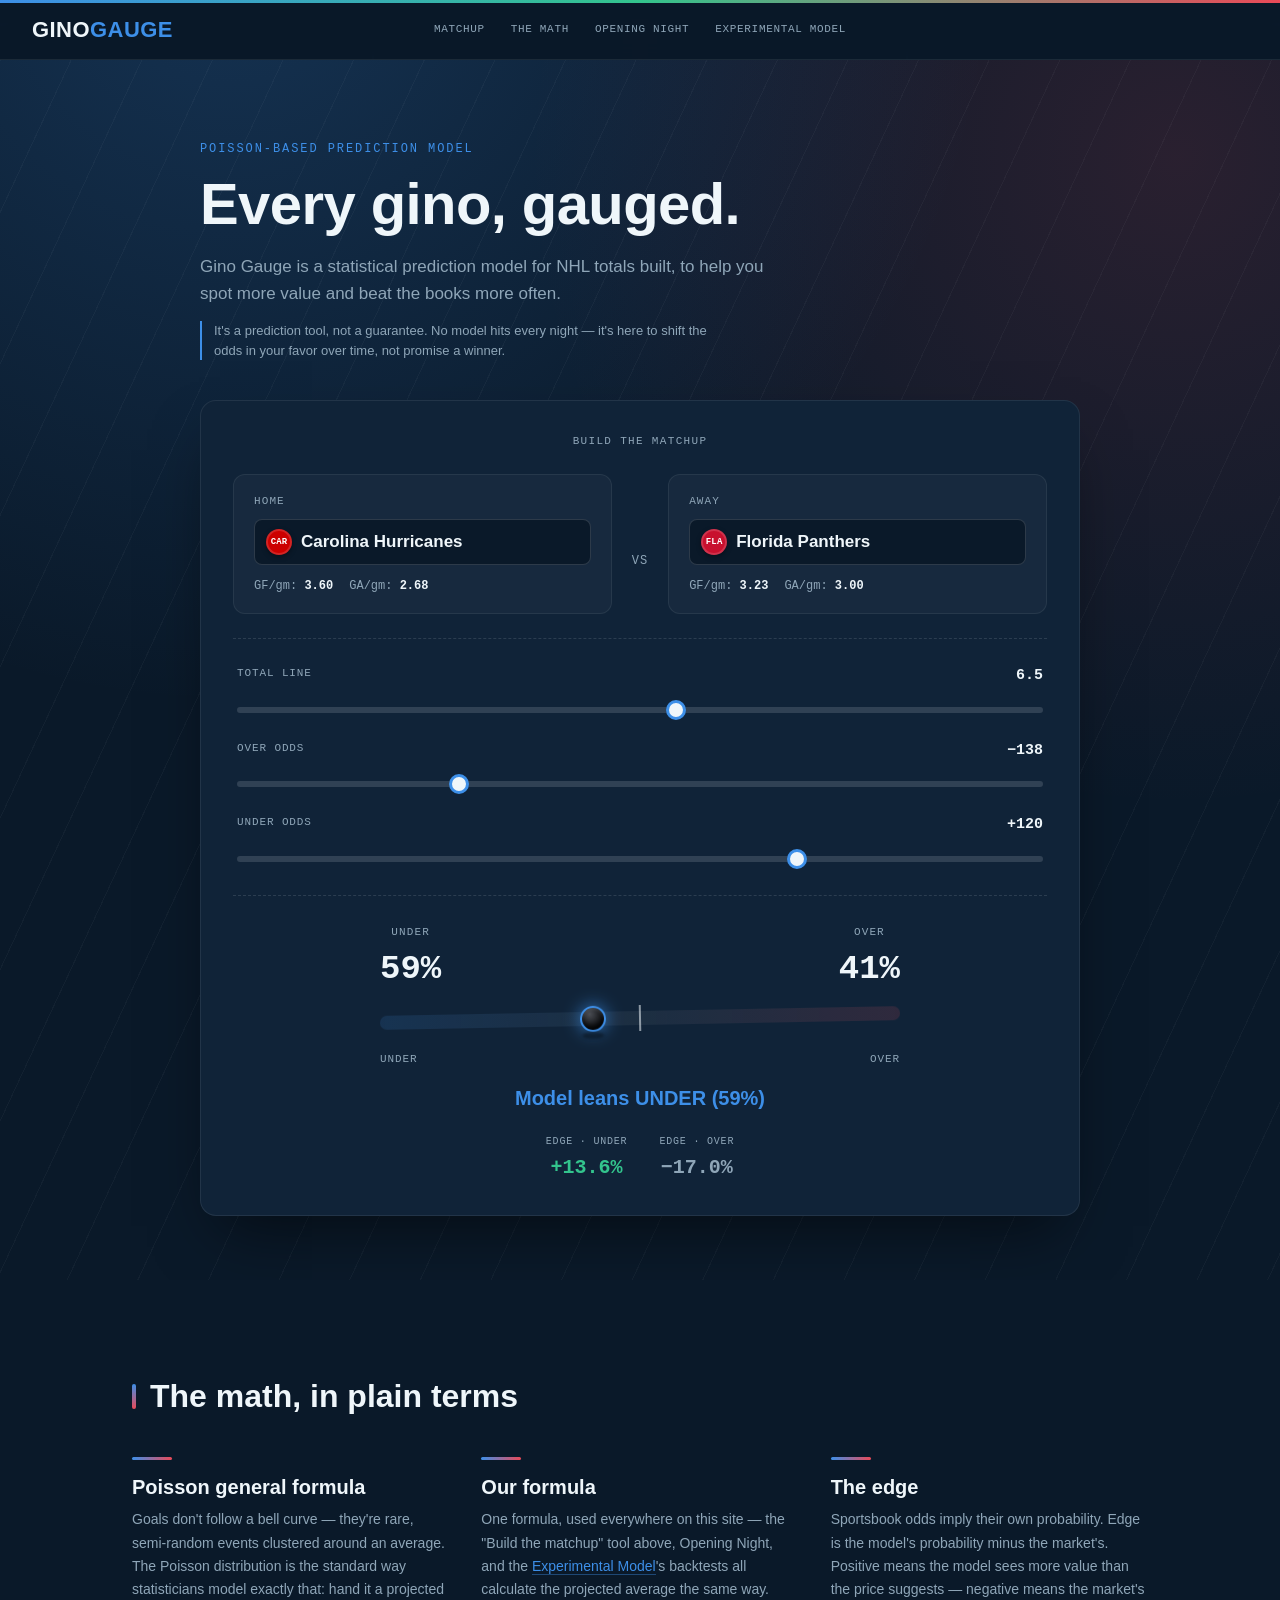
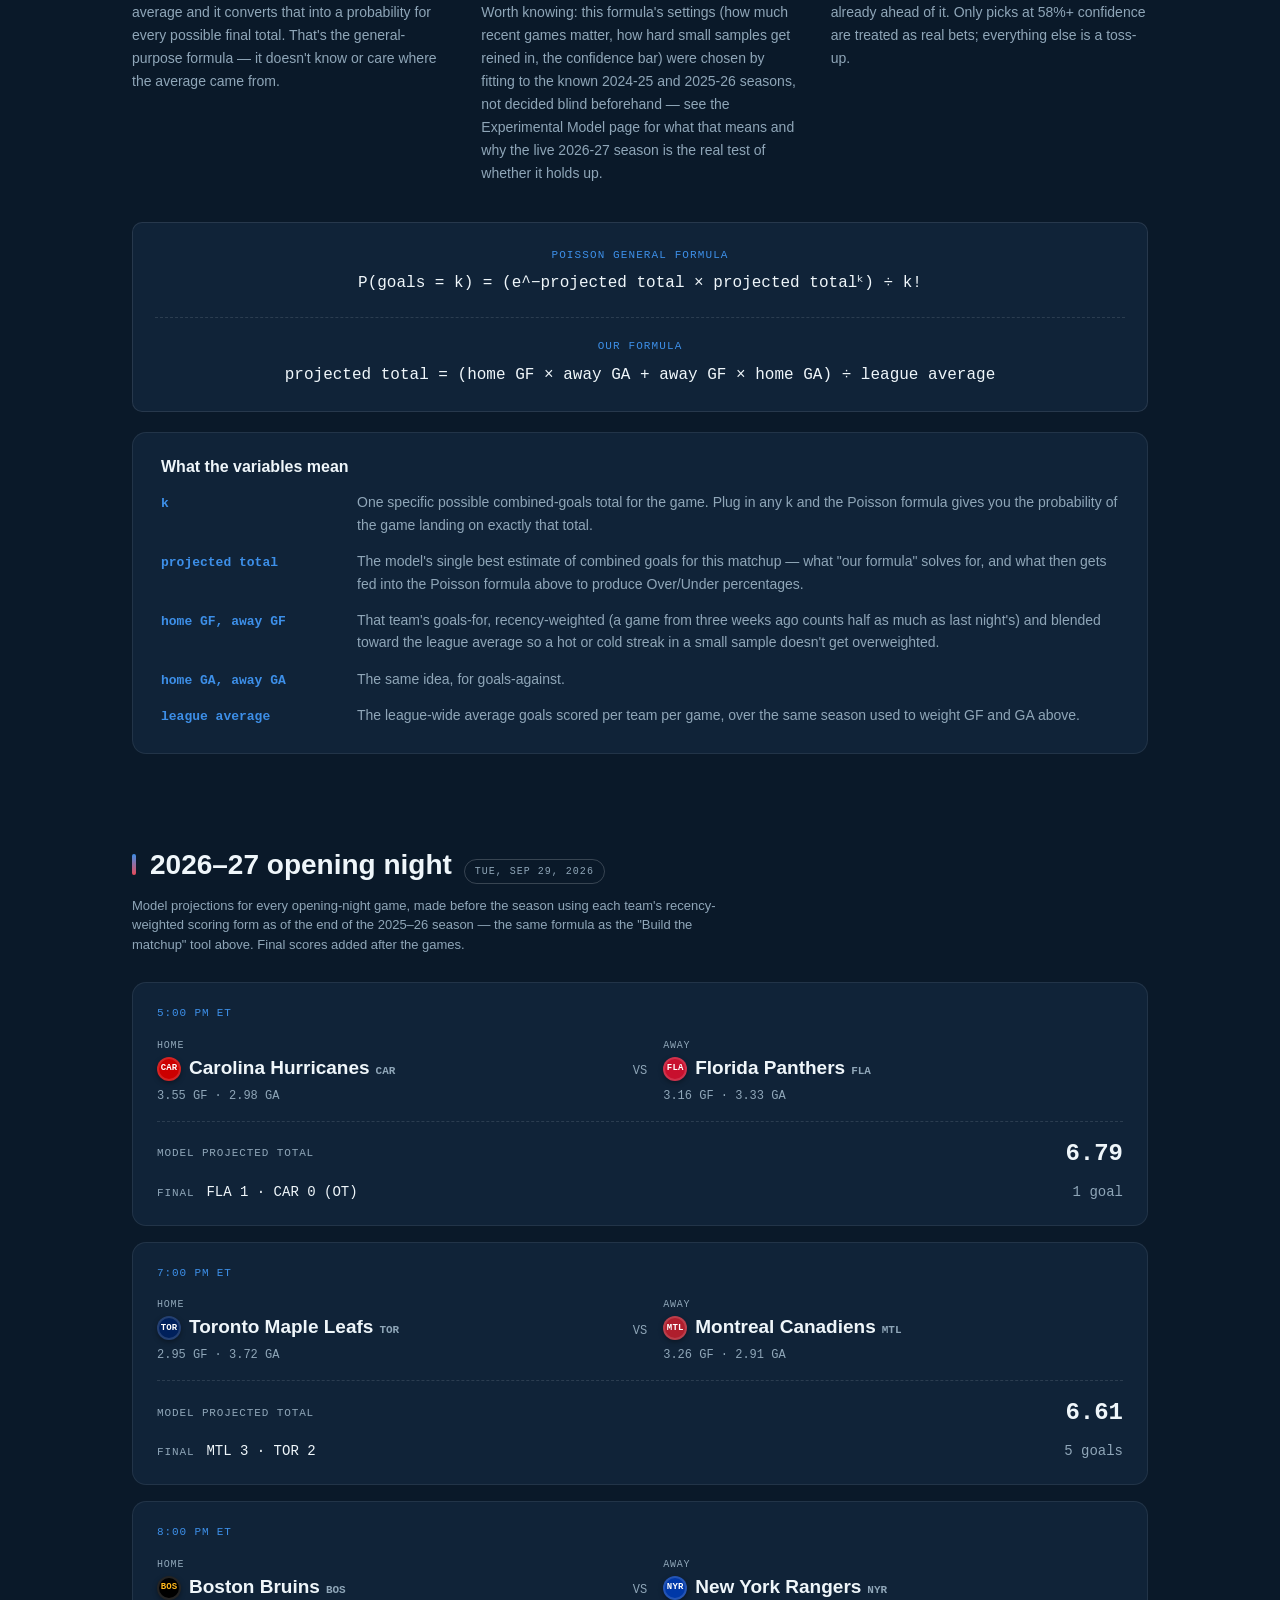
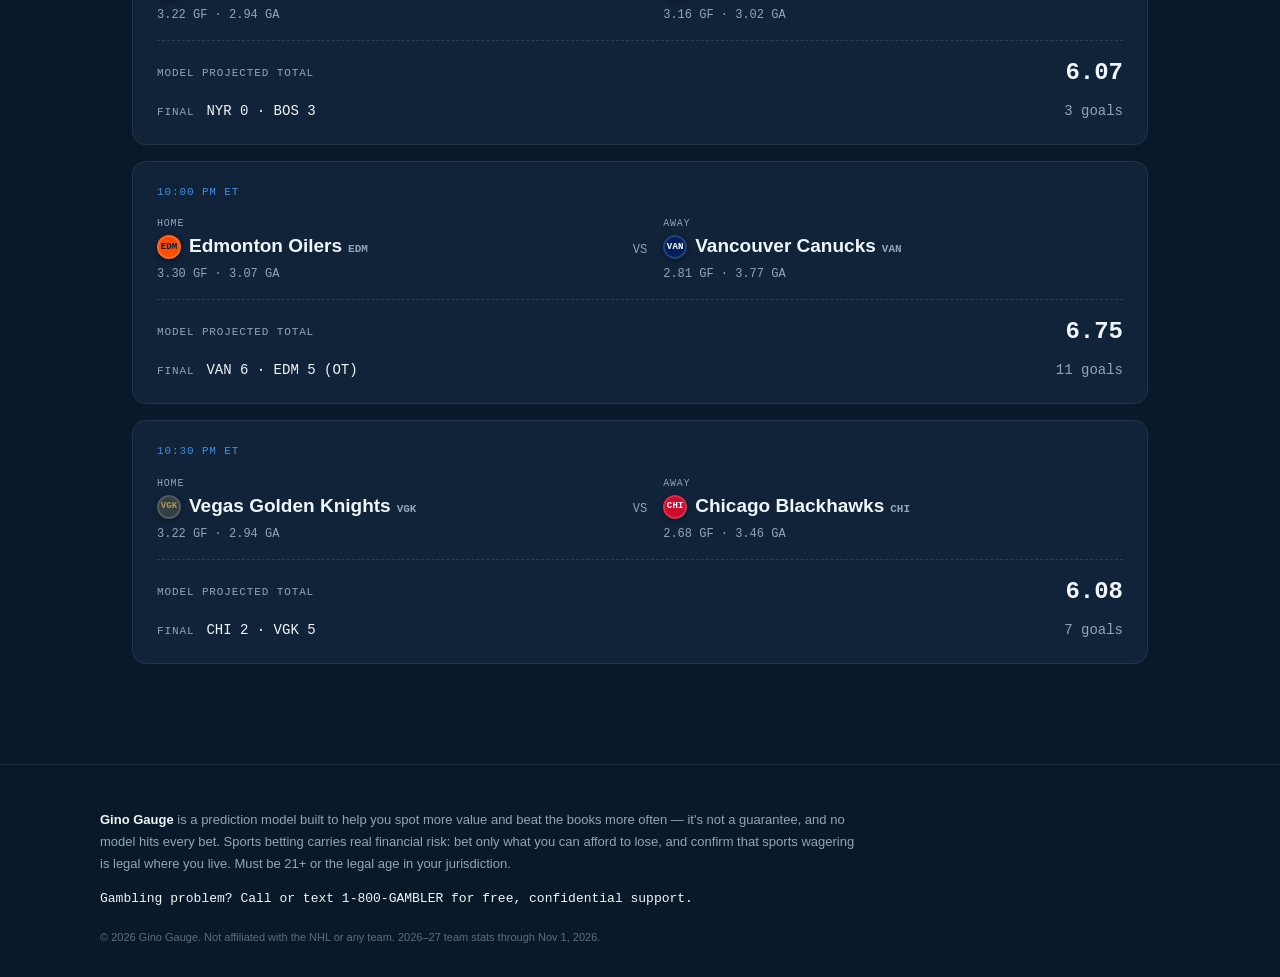
<file: index.html>
<!DOCTYPE html>
<html lang="en">
<head>
<meta charset="UTF-8">
<meta name="viewport" content="width=device-width, initial-scale=1.0">
<meta name="theme-color" content="#0A1929">
<meta name="color-scheme" content="dark">
<title>Gino Gauge — NHL Prediction Model</title>
<meta name="description" content="A Poisson-based prediction model built to help NHL bettors find more value and beat the books — not a guarantee, just better odds.">
<link rel="icon" href="data:image/svg+xml,<svg xmlns=%22http://www.w3.org/2000/svg%22 viewBox=%220 0 100 100%22><text y=%22.9em%22 font-size=%2290%22>🏒</text></svg>">
<link rel="stylesheet" href="styles.css">
</head>
<body>

<header class="nav">
  <div class="nav-wordmark">GINO<span>GAUGE</span></div>
  <nav class="nav-links">
    <a href="#builder">Matchup</a>
    <a href="#math">The Math</a>
    <a href="#openers">Opening Night</a>
    <a href="experimental-model.html">Experimental Model</a>
  </nav>
</header>

<main>
  <section class="hero" id="builder">
    <div class="hero-inner">
      <p class="eyebrow">Poisson-based prediction model</p>
      <h1 class="hero-title">Every gino, gauged.</h1>
      <p class="hero-sub">Gino Gauge is a statistical prediction model for NHL totals built, to help you spot more value and beat the books more often.</p>
      <p class="hero-note">It's a prediction tool, not a guarantee. No model hits every night — it's here to shift the odds in your favor over time, not promise a winner.</p>

      <div class="predictor-card">
        <p class="card-label">Build the matchup</p>

        <div class="predictor-teams">
          <div class="team-panel">
            <span class="team-panel-label">Home</span>
            <div class="team-combo">
              <label class="sr-only" for="homeInput">Home team</label>
              <span class="team-badge team-badge-input" id="homeBadge"></span>
              <input type="text" id="homeInput" class="team-combo-input" placeholder="Type or select a team..." autocomplete="off" role="combobox" aria-expanded="false">
              <div class="team-combo-list" id="homeList" role="listbox"></div>
            </div>
            <div class="team-stats-display">
              <span>GF/gm: <strong id="homeGF">—</strong></span>
              <span>GA/gm: <strong id="homeGA">—</strong></span>
            </div>
          </div>

          <div class="vs-divider">VS</div>

          <div class="team-panel">
            <span class="team-panel-label">Away</span>
            <div class="team-combo">
              <label class="sr-only" for="awayInput">Away team</label>
              <span class="team-badge team-badge-input" id="awayBadge"></span>
              <input type="text" id="awayInput" class="team-combo-input" placeholder="Type or select a team..." autocomplete="off" role="combobox" aria-expanded="false">
              <div class="team-combo-list" id="awayList" role="listbox"></div>
            </div>
            <div class="team-stats-display">
              <span>GF/gm: <strong id="awayGF">—</strong></span>
              <span>GA/gm: <strong id="awayGA">—</strong></span>
            </div>
          </div>
        </div>

        <div class="slider-group">
          <div class="slider-field">
            <div class="slider-label-row"><label for="lineSlider">Total line</label><span class="slider-value" id="lineValue">6.5</span></div>
            <input type="range" id="lineSlider" min="3.5" max="9" step="0.5" value="6.5">
          </div>
          <div class="slider-field">
            <div class="slider-label-row"><label for="overOddsSlider">Over odds</label><span class="slider-value" id="overOddsValue">−138</span></div>
            <input type="range" id="overOddsSlider" min="-300" max="300" step="1" value="-138">
          </div>
          <div class="slider-field">
            <div class="slider-label-row"><label for="underOddsSlider">Under odds</label><span class="slider-value" id="underOddsValue">+120</span></div>
            <input type="range" id="underOddsSlider" min="-300" max="300" step="1" value="120">
          </div>
        </div>

        <div class="meter-numbers">
          <div><span class="meter-stat-label">Under</span><span class="meter-stat-value" id="pctUnder">—</span></div>
          <div><span class="meter-stat-label">Over</span><span class="meter-stat-value" id="pctOver">—</span></div>
        </div>
        <div class="meter" id="meterTrack">
          <div class="meter-ice-shine"></div>
          <div class="meter-center-tick"></div>
          <div class="meter-marker" id="meterMarker"><div class="meter-marker-shadow"></div></div>
        </div>
        <div class="meter-labels"><span>Under</span><span>Over</span></div>
        <p class="lean-readout" id="leanReadout">—</p>
        <div class="edge-row">
          <div class="edge-item"><span class="edge-label">Edge · Under</span><span class="edge-value" id="edgeUnder">—</span></div>
          <div class="edge-item"><span class="edge-label">Edge · Over</span><span class="edge-value" id="edgeOver">—</span></div>
        </div>
      </div>
    </div>
  </section>

  <section class="math-section reveal" id="math">
    <h2 class="section-title title-accent">The math, in plain terms</h2>
    <div class="math-grid">
      <div class="math-card">
        <p class="math-card-title">Poisson general formula</p>
        <p class="math-card-body">Goals don't follow a bell curve — they're rare, semi-random events clustered around an average. The Poisson distribution is the standard way statisticians model exactly that: hand it a projected average and it converts that into a probability for every possible final total. That's the general-purpose formula — it doesn't know or care where the average came from.</p>
      </div>
      <div class="math-card">
        <p class="math-card-title">Our formula</p>
        <p class="math-card-body">One formula, used everywhere on this site — the "Build the matchup" tool above, Opening Night, and the <a href="experimental-model.html">Experimental Model</a>'s backtests all calculate the projected average the same way. Worth knowing: this formula's settings (how much recent games matter, how hard small samples get reined in, the confidence bar) were chosen by fitting to the known 2024-25 and 2025-26 seasons, not decided blind beforehand — see the Experimental Model page for what that means and why the live 2026-27 season is the real test of whether it holds up.</p>
      </div>
      <div class="math-card">
        <p class="math-card-title">The edge</p>
        <p class="math-card-body">Sportsbook odds imply their own probability. Edge is the model's probability minus the market's. Positive means the model sees more value than the price suggests — negative means the market's already ahead of it. Only picks at 58%+ confidence are treated as real bets; everything else is a toss-up.</p>
      </div>
    </div>
    <div class="formula-box">
      <div class="formula-box-title">Poisson general formula</div>
      P(goals = k) = (e^−projected total × projected totalᵏ) ÷ k!
      <div class="formula-box-title formula-box-title-secondary">Our formula</div>
      projected total = (home GF × away GA + away GF × home GA) ÷ league average
    </div>
    <div class="math-defs">
      <h3 class="math-defs-title">What the variables mean</h3>
      <dl>
        <div class="math-def-row"><dt>k</dt><dd>One specific possible combined-goals total for the game. Plug in any k and the Poisson formula gives you the probability of the game landing on exactly that total.</dd></div>
        <div class="math-def-row"><dt>projected total</dt><dd>The model's single best estimate of combined goals for this matchup — what "our formula" solves for, and what then gets fed into the Poisson formula above to produce Over/Under percentages.</dd></div>
        <div class="math-def-row"><dt>home GF, away GF</dt><dd>That team's goals-for, recency-weighted (a game from three weeks ago counts half as much as last night's) and blended toward the league average so a hot or cold streak in a small sample doesn't get overweighted.</dd></div>
        <div class="math-def-row"><dt>home GA, away GA</dt><dd>The same idea, for goals-against.</dd></div>
        <div class="math-def-row"><dt>league average</dt><dd>The league-wide average goals scored per team per game, over the same season used to weight GF and GA above.</dd></div>
      </dl>
    </div>
  </section>

  <section class="openers reveal" id="openers">
    <div class="section-header"><h2 class="title-accent">2026–27 opening night</h2><span class="data-badge">Tue, Sep 29, 2026</span></div>
    <p class="section-note">Model projections for every opening-night game, made before the season using each team's recency-weighted scoring form as of the end of the 2025–26 season — the same formula as the "Build the matchup" tool above. Final scores added after the games.</p>
    <div class="opener-list">
      <div class="opener-card">
        <div class="opener-date">5:00 PM ET</div>
        <div class="opener-matchup">
          <div class="opener-team"><span class="opener-team-tag">Home</span><span class="opener-team-name"><span class="team-badge team-badge-opener" style="background:#CC0000;color:#FFFFFF">CAR</span>Carolina Hurricanes<span class="opener-team-abbr">CAR</span></span><span class="opener-team-stats">3.55 GF · 2.98 GA</span></div>
          <div class="opener-vs">VS</div>
          <div class="opener-team"><span class="opener-team-tag">Away</span><span class="opener-team-name"><span class="team-badge team-badge-opener" style="background:#C8102E;color:#FFFFFF">FLA</span>Florida Panthers<span class="opener-team-abbr">FLA</span></span><span class="opener-team-stats">3.16 GF · 3.33 GA</span></div>
        </div>
        <div class="opener-projection"><span class="opener-projection-label">Model projected total</span><span class="opener-projection-value">6.79</span></div>
        <div class="opener-final"><span class="opener-projection-label">Final</span><span class="opener-final-score">FLA 1 · CAR 0 (OT)</span><span class="opener-final-total">1 goal</span></div>
      </div>
      <div class="opener-card">
        <div class="opener-date">7:00 PM ET</div>
        <div class="opener-matchup">
          <div class="opener-team"><span class="opener-team-tag">Home</span><span class="opener-team-name"><span class="team-badge team-badge-opener" style="background:#00205B;color:#FFFFFF">TOR</span>Toronto Maple Leafs<span class="opener-team-abbr">TOR</span></span><span class="opener-team-stats">2.95 GF · 3.72 GA</span></div>
          <div class="opener-vs">VS</div>
          <div class="opener-team"><span class="opener-team-tag">Away</span><span class="opener-team-name"><span class="team-badge team-badge-opener" style="background:#AF1E2D;color:#FFFFFF">MTL</span>Montreal Canadiens<span class="opener-team-abbr">MTL</span></span><span class="opener-team-stats">3.26 GF · 2.91 GA</span></div>
        </div>
        <div class="opener-projection"><span class="opener-projection-label">Model projected total</span><span class="opener-projection-value">6.61</span></div>
        <div class="opener-final"><span class="opener-projection-label">Final</span><span class="opener-final-score">MTL 3 · TOR 2</span><span class="opener-final-total">5 goals</span></div>
      </div>
      <div class="opener-card">
        <div class="opener-date">8:00 PM ET</div>
        <div class="opener-matchup">
          <div class="opener-team"><span class="opener-team-tag">Home</span><span class="opener-team-name"><span class="team-badge team-badge-opener" style="background:#000000;color:#FFB81C">BOS</span>Boston Bruins<span class="opener-team-abbr">BOS</span></span><span class="opener-team-stats">3.22 GF · 2.94 GA</span></div>
          <div class="opener-vs">VS</div>
          <div class="opener-team"><span class="opener-team-tag">Away</span><span class="opener-team-name"><span class="team-badge team-badge-opener" style="background:#0038A8;color:#FFFFFF">NYR</span>New York Rangers<span class="opener-team-abbr">NYR</span></span><span class="opener-team-stats">3.16 GF · 3.02 GA</span></div>
        </div>
        <div class="opener-projection"><span class="opener-projection-label">Model projected total</span><span class="opener-projection-value">6.07</span></div>
        <div class="opener-final"><span class="opener-projection-label">Final</span><span class="opener-final-score">NYR 0 · BOS 3</span><span class="opener-final-total">3 goals</span></div>
      </div>
      <div class="opener-card">
        <div class="opener-date">10:00 PM ET</div>
        <div class="opener-matchup">
          <div class="opener-team"><span class="opener-team-tag">Home</span><span class="opener-team-name"><span class="team-badge team-badge-opener" style="background:#FF4C00;color:#041E42">EDM</span>Edmonton Oilers<span class="opener-team-abbr">EDM</span></span><span class="opener-team-stats">3.30 GF · 3.07 GA</span></div>
          <div class="opener-vs">VS</div>
          <div class="opener-team"><span class="opener-team-tag">Away</span><span class="opener-team-name"><span class="team-badge team-badge-opener" style="background:#00205B;color:#FFFFFF">VAN</span>Vancouver Canucks<span class="opener-team-abbr">VAN</span></span><span class="opener-team-stats">2.81 GF · 3.77 GA</span></div>
        </div>
        <div class="opener-projection"><span class="opener-projection-label">Model projected total</span><span class="opener-projection-value">6.75</span></div>
        <div class="opener-final"><span class="opener-projection-label">Final</span><span class="opener-final-score">VAN 6 · EDM 5 (OT)</span><span class="opener-final-total">11 goals</span></div>
      </div>
      <div class="opener-card">
        <div class="opener-date">10:30 PM ET</div>
        <div class="opener-matchup">
          <div class="opener-team"><span class="opener-team-tag">Home</span><span class="opener-team-name"><span class="team-badge team-badge-opener" style="background:#333F42;color:#B4975A">VGK</span>Vegas Golden Knights<span class="opener-team-abbr">VGK</span></span><span class="opener-team-stats">3.22 GF · 2.94 GA</span></div>
          <div class="opener-vs">VS</div>
          <div class="opener-team"><span class="opener-team-tag">Away</span><span class="opener-team-name"><span class="team-badge team-badge-opener" style="background:#CF0A2C;color:#FFFFFF">CHI</span>Chicago Blackhawks<span class="opener-team-abbr">CHI</span></span><span class="opener-team-stats">2.68 GF · 3.46 GA</span></div>
        </div>
        <div class="opener-projection"><span class="opener-projection-label">Model projected total</span><span class="opener-projection-value">6.08</span></div>
        <div class="opener-final"><span class="opener-projection-label">Final</span><span class="opener-final-score">CHI 2 · VGK 5</span><span class="opener-final-total">7 goals</span></div>
      </div>
    </div>
  </section>
</main>

<footer>
  <div class="footer-inner">
    <p class="disclaimer"><strong>Gino Gauge</strong> is a prediction model built to help you spot more value and beat the books more often — it's not a guarantee, and no model hits every bet. Sports betting carries real financial risk: bet only what you can afford to lose, and confirm that sports wagering is legal where you live. Must be 21+ or the legal age in your jurisdiction.</p>
    <p class="helpline">Gambling problem? Call or text 1-800-GAMBLER for free, confidential support.</p>
    <p class="fine-print">© 2026 Gino Gauge. Not affiliated with the NHL or any team. 2026–27 team stats through Nov 1, 2026.</p>
  </div>
</footer>

<script>
  var TEAMS = [
    {abbr:'ANA',city:'Anaheim',name:'Ducks',full:'Anaheim Ducks',gf:3.397,ga:3.5402,bg:'#F47A38',fg:'#000000'},
    {abbr:'BOS',city:'Boston',name:'Bruins',full:'Boston Bruins',gf:3.4258,ga:2.8479,bg:'#000000',fg:'#FFB81C'},
    {abbr:'BUF',city:'Buffalo',name:'Sabres',full:'Buffalo Sabres',gf:3.1682,ga:3.3058,bg:'#002654',fg:'#FCB514'},
    {abbr:'CGY',city:'Calgary',name:'Flames',full:'Calgary Flames',gf:2.958,ga:3.3569,bg:'#C8102E',fg:'#FFFFFF'},
    {abbr:'CAR',city:'Carolina',name:'Hurricanes',full:'Carolina Hurricanes',gf:3.6044,ga:2.6817,bg:'#CC0000',fg:'#FFFFFF'},
    {abbr:'CHI',city:'Chicago',name:'Blackhawks',full:'Chicago Blackhawks',gf:2.7385,ga:3.438,bg:'#CF0A2C',fg:'#FFFFFF'},
    {abbr:'COL',city:'Colorado',name:'Avalanche',full:'Colorado Avalanche',gf:3.6332,ga:3.1697,bg:'#6F263D',fg:'#FFFFFF'},
    {abbr:'CBJ',city:'Columbus',name:'Blue Jackets',full:'Columbus Blue Jackets',gf:2.8125,ga:3.1969,bg:'#002654',fg:'#FFFFFF'},
    {abbr:'DAL',city:'Dallas',name:'Stars',full:'Dallas Stars',gf:2.9958,ga:2.779,bg:'#006847',fg:'#FFFFFF'},
    {abbr:'DET',city:'Detroit',name:'Red Wings',full:'Detroit Red Wings',gf:3.1243,ga:3.1404,bg:'#CE1126',fg:'#FFFFFF'},
    {abbr:'EDM',city:'Edmonton',name:'Oilers',full:'Edmonton Oilers',gf:3.6562,ga:2.9944,bg:'#FF4C00',fg:'#041E42'},
    {abbr:'FLA',city:'Florida',name:'Panthers',full:'Florida Panthers',gf:3.2278,ga:2.9978,bg:'#C8102E',fg:'#FFFFFF'},
    {abbr:'LAK',city:'Los Angeles',name:'Kings',full:'Los Angeles Kings',gf:3.0254,ga:3.2696,bg:'#111111',fg:'#FFFFFF'},
    {abbr:'MIN',city:'Minnesota',name:'Wild',full:'Minnesota Wild',gf:3.2487,ga:2.7256,bg:'#154734',fg:'#FFFFFF'},
    {abbr:'MTL',city:'Montreal',name:'Canadiens',full:'Montreal Canadiens',gf:3.3201,ga:3.0307,bg:'#AF1E2D',fg:'#FFFFFF'},
    {abbr:'NSH',city:'Nashville',name:'Predators',full:'Nashville Predators',gf:3.1471,ga:3.2976,bg:'#FFB81C',fg:'#041E42'},
    {abbr:'NJD',city:'New Jersey',name:'Devils',full:'New Jersey Devils',gf:3.3497,ga:2.9888,bg:'#CE1126',fg:'#FFFFFF'},
    {abbr:'NYI',city:'New York',name:'Islanders',full:'New York Islanders',gf:3.0127,ga:3.0516,bg:'#00539B',fg:'#FFFFFF'},
    {abbr:'NYR',city:'New York',name:'Rangers',full:'New York Rangers',gf:3.092,ga:3.2584,bg:'#0038A8',fg:'#FFFFFF'},
    {abbr:'OTT',city:'Ottawa',name:'Senators',full:'Ottawa Senators',gf:3.259,ga:3.2747,bg:'#C52032',fg:'#FFFFFF'},
    {abbr:'PHI',city:'Philadelphia',name:'Flyers',full:'Philadelphia Flyers',gf:2.8116,ga:3.2565,bg:'#F74902',fg:'#000000'},
    {abbr:'PIT',city:'Pittsburgh',name:'Penguins',full:'Pittsburgh Penguins',gf:3.2395,ga:3.3595,bg:'#000000',fg:'#FCB514'},
    {abbr:'SJS',city:'San Jose',name:'Sharks',full:'San Jose Sharks',gf:2.9493,ga:3.3167,bg:'#006D75',fg:'#FFFFFF'},
    {abbr:'SEA',city:'Seattle',name:'Kraken',full:'Seattle Kraken',gf:3.3981,ga:3.517,bg:'#001628',fg:'#99D9D9'},
    {abbr:'STL',city:'St. Louis',name:'Blues',full:'St. Louis Blues',gf:3.169,ga:3.0828,bg:'#002F87',fg:'#FCB514'},
    {abbr:'TBL',city:'Tampa Bay',name:'Lightning',full:'Tampa Bay Lightning',gf:3.4783,ga:3.3091,bg:'#002868',fg:'#FFFFFF'},
    {abbr:'TOR',city:'Toronto',name:'Maple Leafs',full:'Toronto Maple Leafs',gf:3.5186,ga:3.264,bg:'#00205B',fg:'#FFFFFF'},
    {abbr:'UTA',city:'Utah',name:'Mammoth',full:'Utah Mammoth',gf:3.3572,ga:3.4044,bg:'#010101',fg:'#71AFE5'},
    {abbr:'VAN',city:'Vancouver',name:'Canucks',full:'Vancouver Canucks',gf:3.0102,ga:3.7993,bg:'#00205B',fg:'#FFFFFF'},
    {abbr:'VGK',city:'Vegas',name:'Golden Knights',full:'Vegas Golden Knights',gf:3.3012,ga:3.109,bg:'#333F42',fg:'#B4975A'},
    {abbr:'WPG',city:'Winnipeg',name:'Jets',full:'Winnipeg Jets',gf:2.6908,ga:3.4843,bg:'#041E42',fg:'#FFFFFF'},
    {abbr:'WSH',city:'Washington',name:'Capitals',full:'Washington Capitals',gf:3.2679,ga:3.2369,bg:'#041E42',fg:'#FFFFFF'}
  ];

  function poissonCDF(k, lambda){
    var kClamped = Math.max(0, k);
    var term = Math.exp(-lambda);
    var sum = term;
    for(var i=1;i<=kClamped;i++){ term = term*lambda/i; sum += term; }
    return sum;
  }
  function americanToImplied(odds){
    if(odds>0) return 100/(odds+100)*100;
    return Math.abs(odds)/(Math.abs(odds)+100)*100;
  }
  function formatSigned(num){
    var abs = Math.abs(num).toFixed(1);
    if(num>0.05) return '+'+abs+'%';
    if(num<-0.05) return '−'+abs+'%';
    return '0.0%';
  }
  function snapOdds(raw){
    if(raw > -100 && raw < 100) return raw>=0 ? 100 : -100;
    return raw;
  }
  function formatOdds(n){ return n>0 ? ('+'+n) : String(n); }
  function setBadge(el, team){
    el.textContent = team.abbr;
    el.style.background = team.bg;
    el.style.color = team.fg;
  }

  // League-wide average goals per team per game, walk-forward computed
  // across every 2026-27 game played through 2026-11-01 -- the same
  // denominator used by the experimental model. Every team's gf/ga above
  // is that same team's recency-weighted (15-game half-life), shrinkage-
  // blended (toward this league average, K=12) scoring rate as of its
  // latest 2026-27 game. Regenerated by scripts/update_live_season.py.
  var LEAGUE_AVG = 3.190476;
  var LEAN_THRESHOLD = 0.58;

  var homeTeam = null, awayTeam = null;

  function calculate(){
    if(!homeTeam || !awayTeam) return;
    var line = parseFloat(document.getElementById('lineSlider').value);
    var overOdds = snapOdds(parseInt(document.getElementById('overOddsSlider').value,10));
    var underOdds = snapOdds(parseInt(document.getElementById('underOddsSlider').value,10));

    var lambda = (homeTeam.gf*awayTeam.ga + awayTeam.gf*homeTeam.ga) / LEAGUE_AVG;
    var k = Math.floor(line-0.5);
    var pUnder = poissonCDF(k, lambda);
    var pOver = 1-pUnder;

    document.getElementById('pctUnder').textContent = Math.round(pUnder*100)+'%';
    document.getElementById('pctOver').textContent = Math.round(pOver*100)+'%';

    var marker = document.getElementById('meterMarker');
    marker.style.left = (pOver*100)+'%';
    marker.classList.remove('is-over','is-under');
    var leanEl = document.getElementById('leanReadout');
    leanEl.classList.remove('is-over','is-under');
    if(pOver > LEAN_THRESHOLD){
      marker.classList.add('is-over'); leanEl.classList.add('is-over');
      leanEl.textContent = 'Model leans OVER ('+Math.round(pOver*100)+'%)';
    } else if(pUnder > LEAN_THRESHOLD){
      marker.classList.add('is-under'); leanEl.classList.add('is-under');
      leanEl.textContent = 'Model leans UNDER ('+Math.round(pUnder*100)+'%)';
    } else {
      leanEl.textContent = 'Toss-up';
    }

    // Tip the ice itself toward whichever side the puck is sliding to.
    var maxTiltDeg = 6;
    var tilt = (pOver - 0.5) * 2 * maxTiltDeg;
    document.getElementById('meterTrack').style.transform = 'rotate('+tilt.toFixed(2)+'deg)';

    var edgeOver = pOver*100 - americanToImplied(overOdds);
    var edgeUnder = pUnder*100 - americanToImplied(underOdds);
    var edgeOverEl = document.getElementById('edgeOver');
    edgeOverEl.textContent = formatSigned(edgeOver);
    edgeOverEl.className = 'edge-value '+(edgeOver>0?'positive':'negative');
    var edgeUnderEl = document.getElementById('edgeUnder');
    edgeUnderEl.textContent = formatSigned(edgeUnder);
    edgeUnderEl.className = 'edge-value '+(edgeUnder>0?'positive':'negative');
  }

  function initCombo(inputEl, listEl, onSelect){
    var activeIndex = -1, currentMatches = [];
    function filterTeams(q){
      q = q.trim().toLowerCase();
      if(q==='') return TEAMS.slice();
      return TEAMS.filter(function(t){
        return t.full.toLowerCase().indexOf(q)>-1 || t.city.toLowerCase().indexOf(q)>-1 || t.name.toLowerCase().indexOf(q)>-1 || t.abbr.toLowerCase().indexOf(q)>-1;
      });
    }
    function renderList(matches){
      currentMatches = matches; activeIndex = -1;
      if(matches.length===0){ listEl.innerHTML = '<div class="combo-empty">No matching teams</div>'; }
      else {
        listEl.innerHTML = matches.map(function(t,i){
          return '<div class="combo-item" data-index="'+i+'" role="option">'
            + '<span class="combo-item-name"><span class="team-badge team-badge-sm" style="background:'+t.bg+';color:'+t.fg+'">'+t.abbr+'</span><span>'+t.full+'</span></span>'
            + '<span class="combo-item-abbr">'+t.abbr+'</span></div>';
        }).join('');
      }
      listEl.classList.add('open');
      inputEl.setAttribute('aria-expanded','true');
    }
    function closeList(){ listEl.classList.remove('open'); inputEl.setAttribute('aria-expanded','false'); }
    function selectTeam(team){
      inputEl.value = team.full;
      closeList();
      onSelect(team);
    }
    function updateActive(){
      Array.prototype.forEach.call(listEl.children, function(el,i){ el.classList.toggle('active', i===activeIndex); });
      if(listEl.children[activeIndex]) listEl.children[activeIndex].scrollIntoView({block:'nearest'});
    }
    inputEl.addEventListener('input', function(){ renderList(filterTeams(inputEl.value)); });
    inputEl.addEventListener('focus', function(){ renderList(filterTeams(inputEl.value)); inputEl.select(); });
    inputEl.addEventListener('blur', function(){ setTimeout(closeList, 150); });
    inputEl.addEventListener('keydown', function(e){
      if(!listEl.classList.contains('open')) return;
      if(e.key==='ArrowDown'){ e.preventDefault(); activeIndex = Math.min(activeIndex+1, currentMatches.length-1); updateActive(); }
      else if(e.key==='ArrowUp'){ e.preventDefault(); activeIndex = Math.max(activeIndex-1, 0); updateActive(); }
      else if(e.key==='Enter'){ e.preventDefault();
        if(activeIndex>=0 && currentMatches[activeIndex]) selectTeam(currentMatches[activeIndex]);
        else if(currentMatches.length===1) selectTeam(currentMatches[0]);
      } else if(e.key==='Escape'){ closeList(); }
    });
    listEl.addEventListener('mousedown', function(e){
      var item = e.target.closest('.combo-item');
      if(item){ selectTeam(currentMatches[parseInt(item.dataset.index,10)]); }
    });
  }

  initCombo(document.getElementById('homeInput'), document.getElementById('homeList'), function(team){
    homeTeam = team;
    document.getElementById('homeGF').textContent = team.gf.toFixed(2);
    document.getElementById('homeGA').textContent = team.ga.toFixed(2);
    setBadge(document.getElementById('homeBadge'), team);
    calculate();
  });
  initCombo(document.getElementById('awayInput'), document.getElementById('awayList'), function(team){
    awayTeam = team;
    document.getElementById('awayGF').textContent = team.gf.toFixed(2);
    document.getElementById('awayGA').textContent = team.ga.toFixed(2);
    setBadge(document.getElementById('awayBadge'), team);
    calculate();
  });

  document.getElementById('lineSlider').addEventListener('input', function(){
    document.getElementById('lineValue').textContent = parseFloat(this.value).toFixed(1);
    calculate();
  });
  document.getElementById('overOddsSlider').addEventListener('input', function(){
    document.getElementById('overOddsValue').textContent = formatOdds(snapOdds(parseInt(this.value,10)));
    calculate();
  });
  document.getElementById('underOddsSlider').addEventListener('input', function(){
    document.getElementById('underOddsValue').textContent = formatOdds(snapOdds(parseInt(this.value,10)));
    calculate();
  });

  // Defaults: opening night's marquee game
  var defHome = TEAMS.filter(function(t){return t.abbr==='CAR';})[0];
  var defAway = TEAMS.filter(function(t){return t.abbr==='FLA';})[0];
  document.getElementById('homeInput').value = defHome.full;
  document.getElementById('awayInput').value = defAway.full;
  homeTeam = defHome; awayTeam = defAway;
  document.getElementById('homeGF').textContent = defHome.gf.toFixed(2);
  document.getElementById('homeGA').textContent = defHome.ga.toFixed(2);
  document.getElementById('awayGF').textContent = defAway.gf.toFixed(2);
  document.getElementById('awayGA').textContent = defAway.ga.toFixed(2);
  setBadge(document.getElementById('homeBadge'), defHome);
  setBadge(document.getElementById('awayBadge'), defAway);
  calculate();

  var revealEls = document.querySelectorAll('.reveal');
  if('IntersectionObserver' in window){
    var revealObserver = new IntersectionObserver(function(entries){
      entries.forEach(function(entry){
        if(entry.isIntersecting){ entry.target.classList.add('is-visible'); revealObserver.unobserve(entry.target); }
      });
    }, {threshold:0, rootMargin:'0px 0px -10% 0px'});
    Array.prototype.forEach.call(revealEls, function(el){ revealObserver.observe(el); });
  } else {
    Array.prototype.forEach.call(revealEls, function(el){ el.classList.add('is-visible'); });
  }
</script>

</body>
</html>
</file>
<file: styles.css>
:root{
    --rink-navy:#0A1929;
    --rink-navy-raised:#102338;
    --ice-white:#EFF6FA;
    --ice-mist:#8FA6B8;
    --line-blue:#3D8FE8;
    --line-red:#EA4A58;
    --line-green:#33C48D;
    --line-blue-soft:rgba(61,143,232,0.14);
    --line-red-soft:rgba(234,74,88,0.14);
    --line-green-soft:rgba(51,196,141,0.14);
    --font-display:800 1em/1.05 -apple-system,BlinkMacSystemFont,"Segoe UI",Roboto,"Helvetica Neue",Arial,sans-serif;
    --font-body:-apple-system,BlinkMacSystemFont,"Segoe UI",Roboto,"Helvetica Neue",Arial,sans-serif;
    --font-mono:ui-monospace,SFMono-Regular,"SF Mono",Menlo,Consolas,"Liberation Mono",monospace;
  }
  *{box-sizing:border-box;margin:0;padding:0;}
  html{scroll-behavior:smooth;}
  body{
    background-color:var(--rink-navy);color:var(--ice-white);font-family:var(--font-body);line-height:1.5;-webkit-font-smoothing:antialiased;
    position:relative;
    cursor:url("data:image/svg+xml;utf8,<svg xmlns='http://www.w3.org/2000/svg' width='28' height='28' viewBox='0 0 28 28'><ellipse cx='14' cy='20.5' rx='9.5' ry='2.6' fill='%23000000' opacity='0.32'/><rect x='4' y='10.5' width='20' height='8' rx='4' fill='%2317181b'/><ellipse cx='14' cy='10.5' rx='10' ry='4.6' fill='%232b2d33'/><ellipse cx='14' cy='10.5' rx='10' ry='4.6' fill='none' stroke='%23494c54' stroke-width='1'/><ellipse cx='11.5' cy='8.8' rx='3' ry='1.2' fill='%23ffffff' opacity='0.14'/></svg>") 14 15, auto;
  }
  body::before{
    content:"";position:fixed;inset:0;z-index:0;pointer-events:none;
    background-repeat:no-repeat;background-position:center top;background-size:min(1600px,180vw) auto;
    background-image:url("data:image/svg+xml;utf8,<svg xmlns='http://www.w3.org/2000/svg' viewBox='0 0 1600 900'><g fill='none' stroke='%233D8FE8' stroke-width='3' opacity='0.05'><rect x='24' y='24' width='1552' height='852' rx='150'/><line x1='533' y1='24' x2='533' y2='876'/><line x1='1067' y1='24' x2='1067' y2='876'/><circle cx='800' cy='450' r='130'/><circle cx='260' cy='210' r='95'/><circle cx='260' cy='690' r='95'/><circle cx='1340' cy='210' r='95'/><circle cx='1340' cy='690' r='95'/><path d='M 24 370 A 92 92 0 0 1 24 530'/><path d='M 1576 370 A 92 92 0 0 0 1576 530'/></g><g fill='none' stroke='%23EA4A58' stroke-width='4' opacity='0.06'><line x1='800' y1='24' x2='800' y2='876'/></g><g fill='%233D8FE8' opacity='0.06'><circle cx='800' cy='450' r='7'/><circle cx='260' cy='210' r='7'/><circle cx='260' cy='690' r='7'/><circle cx='1340' cy='210' r='7'/><circle cx='1340' cy='690' r='7'/></g></svg>");
  }
  main, footer{position:relative;z-index:1;}
  .sr-only{position:absolute;width:1px;height:1px;padding:0;margin:-1px;overflow:hidden;clip:rect(0,0,0,0);white-space:nowrap;border:0;}
  input{font-family:inherit;}

  .nav{position:sticky;top:0;z-index:50;display:grid;grid-template-columns:1fr auto 1fr;align-items:center;column-gap:16px;padding:18px 32px;border-bottom:1px solid rgba(239,246,250,0.08);background:rgba(10,25,41,0.82);backdrop-filter:blur(10px);-webkit-backdrop-filter:blur(10px);}
  .nav::before{content:"";position:absolute;top:0;left:0;right:0;height:3px;background:linear-gradient(90deg, var(--line-blue), var(--line-green), var(--line-red));}
  .nav-wordmark{justify-self:start;font:var(--font-display);font-size:22px;letter-spacing:0.02em;text-transform:uppercase;}
  .nav-wordmark span{color:var(--line-blue);}
  .nav-links{justify-self:center;display:flex;flex-wrap:wrap;justify-content:center;gap:10px 26px;}
  .nav-links a{white-space:nowrap;font-family:var(--font-mono);font-size:11px;letter-spacing:0.06em;text-transform:uppercase;color:var(--ice-mist);text-decoration:none;transition:color 0.2s ease;}
  .nav-links a:hover{color:var(--ice-white);}

  .hero{position:relative;overflow:hidden;padding:80px 24px 64px;
    background:radial-gradient(circle at 18% -10%, rgba(61,143,232,0.22), transparent 45%),
               radial-gradient(circle at 92% 8%, rgba(234,74,88,0.14), transparent 40%),
               var(--rink-navy);}
  .hero::before{content:"";position:absolute;inset:0;
    background-image:repeating-linear-gradient(115deg, rgba(239,246,250,0.035) 0px, rgba(239,246,250,0.035) 1px, transparent 1px, transparent 64px);
    pointer-events:none;}
  .hero-inner{max-width:880px;margin:0 auto;position:relative;z-index:1;}
  .eyebrow{font-family:var(--font-mono);font-size:12px;letter-spacing:0.16em;text-transform:uppercase;color:var(--line-blue);margin-bottom:16px;}
  .hero-title{font:var(--font-display);font-size:clamp(34px,5.6vw,58px);letter-spacing:-0.01em;margin-bottom:18px;max-width:640px;}
  .hero-sub{font-size:17px;color:var(--ice-mist);max-width:600px;line-height:1.6;}
  .hero-note{margin-top:14px;font-size:13px;color:var(--ice-mist);border-left:2px solid var(--line-blue);padding-left:12px;max-width:520px;}
  .stat-caveat{margin:20px 0 28px;padding:16px 20px;border-left:3px solid var(--ice-mist);background:rgba(239,246,250,0.03);border-radius:0 10px 10px 0;font-size:13px;color:var(--ice-mist);line-height:1.7;max-width:760px;}
  .stat-caveat strong{color:var(--ice-white);}

  .predictor-card{margin-top:40px;background:var(--rink-navy-raised);border:1px solid rgba(239,246,250,0.08);border-radius:16px;padding:32px;box-shadow:0 30px 60px -20px rgba(0,0,0,0.55);position:relative;z-index:1;transition:border-color 0.25s ease, box-shadow 0.25s ease;}
  .predictor-card:hover{border-color:rgba(61,143,232,0.25);box-shadow:0 34px 70px -20px rgba(0,0,0,0.6), 0 0 0 1px rgba(61,143,232,0.08);}
  .card-label{font-family:var(--font-mono);font-size:11px;letter-spacing:0.12em;text-transform:uppercase;color:var(--ice-mist);margin-bottom:24px;text-align:center;}

  .predictor-teams{display:grid;grid-template-columns:1fr auto 1fr;gap:20px;align-items:start;margin-bottom:8px;}
  .vs-divider{align-self:center;font-family:var(--font-mono);font-size:12px;color:var(--ice-mist);letter-spacing:0.08em;padding-top:34px;}

  .team-panel{background:rgba(239,246,250,0.03);border:1px solid rgba(239,246,250,0.07);border-radius:12px;padding:18px 20px;transition:border-color 0.2s ease, background 0.2s ease;}
  .team-panel:focus-within{border-color:rgba(61,143,232,0.4);background:rgba(239,246,250,0.045);}
  .team-panel-label{display:block;font-family:var(--font-mono);font-size:11px;letter-spacing:0.1em;text-transform:uppercase;color:var(--ice-mist);margin-bottom:10px;}

  .team-combo{position:relative;}
  .team-combo-input{width:100%;background:var(--rink-navy);border:1px solid rgba(239,246,250,0.15);border-radius:8px;padding:12px 14px 12px 46px;color:var(--ice-white);font:var(--font-display);font-size:17px;transition:border-color 0.2s ease;}
  .team-combo-input:focus{outline:2px solid var(--line-blue);outline-offset:1px;}
  .team-combo-input::placeholder{color:var(--ice-mist);font-family:var(--font-body);font-weight:400;font-size:14px;}
  .team-combo-list{display:none;position:absolute;top:calc(100% + 6px);left:0;right:0;max-height:230px;overflow-y:auto;background:#0d2035;border:1px solid rgba(239,246,250,0.15);border-radius:10px;box-shadow:0 20px 40px -10px rgba(0,0,0,0.65);z-index:30;}
  .team-combo-list.open{display:block;}
  .combo-item{display:flex;justify-content:space-between;align-items:center;gap:10px;padding:10px 14px;cursor:pointer;font-size:14px;}
  .combo-item-name{display:flex;align-items:center;gap:10px;min-width:0;}
  .combo-item:hover,.combo-item.active{background:rgba(239,246,250,0.08);}
  .combo-item-abbr{font-family:var(--font-mono);font-size:11px;color:var(--ice-mist);letter-spacing:0.06em;flex-shrink:0;}

  .team-badge{display:inline-flex;align-items:center;justify-content:center;border-radius:50%;
    font-family:var(--font-mono);font-weight:700;letter-spacing:0.02em;flex-shrink:0;
    border:2px solid rgba(255,255,255,0.14);box-shadow:0 2px 5px rgba(0,0,0,0.35);}
  .team-badge-sm{width:22px;height:22px;font-size:8px;}
  .team-badge-input{position:absolute;left:12px;top:50%;transform:translateY(-50%);width:26px;height:26px;font-size:9px;pointer-events:none;}
  .team-badge-opener{width:24px;height:24px;font-size:9px;margin-right:8px;vertical-align:middle;}
  .combo-empty{padding:12px 14px;color:var(--ice-mist);font-size:13px;}

  .team-stats-display{display:flex;gap:16px;margin-top:12px;font-size:12px;color:var(--ice-mist);font-family:var(--font-mono);}
  .team-stats-display strong{color:var(--ice-white);font-weight:600;}

  .slider-group{display:flex;flex-direction:column;gap:20px;padding:26px 4px;border-top:1px dashed rgba(239,246,250,0.12);border-bottom:1px dashed rgba(239,246,250,0.12);margin:24px 0 28px;}
  .slider-label-row{display:flex;justify-content:space-between;margin-bottom:8px;}
  .slider-label-row label{font-family:var(--font-mono);font-size:11px;letter-spacing:0.08em;text-transform:uppercase;color:var(--ice-mist);}
  .slider-value{font-family:var(--font-mono);font-size:15px;font-weight:600;color:var(--ice-white);}
  .slider-field input[type=range]{-webkit-appearance:none;appearance:none;width:100%;height:6px;border-radius:999px;background:rgba(239,246,250,0.14);outline:none;}
  .slider-field input[type=range]::-webkit-slider-thumb{-webkit-appearance:none;width:20px;height:20px;border-radius:50%;background:var(--ice-white);border:3px solid var(--line-blue);cursor:pointer;transition:transform 0.15s;}
  .slider-field input[type=range]::-webkit-slider-thumb:hover{transform:scale(1.15);}
  .slider-field input[type=range]::-moz-range-thumb{width:20px;height:20px;border-radius:50%;background:var(--ice-white);border:3px solid var(--line-blue);cursor:pointer;}

  .meter-numbers{display:flex;justify-content:space-between;max-width:520px;margin:0 auto 16px;}
  .meter-numbers > div{display:flex;flex-direction:column;align-items:center;gap:4px;}
  .meter-stat-label{font-family:var(--font-mono);font-size:11px;letter-spacing:0.1em;text-transform:uppercase;color:var(--ice-mist);}
  .meter-stat-value{font-family:var(--font-mono);font-size:34px;font-weight:600;color:var(--ice-white);}
  .meter{position:relative;height:14px;border-radius:999px;margin:0 auto 26px;max-width:520px;
    background:linear-gradient(90deg, var(--line-blue-soft), rgba(239,246,250,0.05) 48%, rgba(239,246,250,0.05) 52%, var(--line-red-soft));
    transform-origin:50% 50%;transition:transform 0.6s cubic-bezier(.34,1.56,.64,1);will-change:transform;}
  .meter-ice-shine{position:absolute;inset:0;border-radius:999px;overflow:hidden;pointer-events:none;}
  .meter-ice-shine::before{content:"";position:absolute;top:0;left:-30%;width:30%;height:100%;
    background:linear-gradient(90deg, transparent, rgba(255,255,255,0.22), transparent);
    animation:iceGlint 3.6s ease-in-out infinite;}
  @keyframes iceGlint{0%{left:-30%;}55%{left:110%;}100%{left:110%;}}
  .meter-center-tick{position:absolute;left:50%;top:-6px;bottom:-6px;width:2px;background:var(--ice-white);opacity:0.55;transform:translateX(-1px);}
  .meter-marker{position:absolute;top:50%;left:50%;width:26px;height:26px;border-radius:50%;
    background:radial-gradient(circle at 34% 28%, #4a4d54, #0a0b0d 68%);border:2px solid var(--ice-white);
    transform:translate(-50%,-50%);
    transition:left 0.5s cubic-bezier(.2,.8,.2,1), border-color 0.3s, box-shadow 0.3s;
    box-shadow:0 0 0 4px rgba(0,0,0,0.2), inset 0 -4px 5px rgba(0,0,0,0.55), inset 0 2px 3px rgba(255,255,255,0.12);
    animation:puckBreathe 2.6s ease-in-out infinite;}
  .meter-marker-shadow{position:absolute;left:50%;top:100%;width:22px;height:7px;margin-top:2px;
    background:rgba(0,0,0,0.4);border-radius:50%;filter:blur(1.5px);transform:translateX(-50%);}
  @keyframes puckBreathe{0%,100%{transform:translate(-50%,-50%) scale(1);}50%{transform:translate(-50%,-50%) scale(1.06);}}
  .meter-marker.is-over{border-color:var(--line-red);box-shadow:0 0 16px 2px rgba(234,74,88,0.55), inset 0 -4px 5px rgba(0,0,0,0.55), inset 0 2px 3px rgba(255,255,255,0.12);}
  .meter-marker.is-under{border-color:var(--line-blue);box-shadow:0 0 16px 2px rgba(61,143,232,0.55), inset 0 -4px 5px rgba(0,0,0,0.55), inset 0 2px 3px rgba(255,255,255,0.12);}
  .meter-labels{display:flex;justify-content:space-between;max-width:520px;margin:0 auto 20px;font-family:var(--font-mono);font-size:11px;letter-spacing:0.08em;text-transform:uppercase;color:var(--ice-mist);}
  .lean-readout{text-align:center;font:var(--font-display);font-size:20px;margin-bottom:20px;min-height:26px;}
  .lean-readout.is-over{color:var(--line-red);}
  .lean-readout.is-under{color:var(--line-blue);}

  .edge-row{display:flex;justify-content:center;gap:32px;}
  .edge-item{text-align:center;}
  .edge-label{display:block;font-family:var(--font-mono);font-size:10px;letter-spacing:0.08em;text-transform:uppercase;color:var(--ice-mist);margin-bottom:4px;}
  .edge-value{font-family:var(--font-mono);font-size:20px;font-weight:600;}
  .edge-value.positive{color:var(--line-green);}
  .edge-value.negative{color:var(--ice-mist);}

  .title-accent{position:relative;padding-left:18px;}
  .title-accent::before{content:"";position:absolute;left:0;top:4px;bottom:4px;width:4px;border-radius:2px;background:linear-gradient(180deg, var(--line-blue), var(--line-red));}

  .math-section{max-width:1080px;margin:100px auto 0;padding:0 32px;}
  .section-title{font:var(--font-display);font-size:32px;margin-bottom:44px;max-width:560px;}
  .math-grid{display:grid;grid-template-columns:repeat(3,1fr);gap:32px;margin-bottom:36px;}
  .math-card{position:relative;padding-top:20px;}
  .math-card::before{content:"";position:absolute;top:0;left:0;height:3px;width:40px;border-radius:2px;background:linear-gradient(90deg, var(--line-blue), var(--line-red));transition:width 0.3s ease;}
  .math-card:hover::before{width:100%;}
  .math-card-title{font:var(--font-display);font-size:20px;margin-bottom:10px;}
  .math-card-body{font-size:14px;color:var(--ice-mist);line-height:1.65;}
  .math-card-body a{color:var(--line-blue);text-decoration:none;border-bottom:1px solid rgba(61,143,232,0.4);}
  .math-card-body a:hover{border-bottom-color:var(--line-blue);}
  .formula-box{background:var(--rink-navy-raised);border:1px solid rgba(239,246,250,0.1);border-radius:10px;padding:24px 22px;text-align:center;font-family:var(--font-mono);font-size:16px;color:var(--ice-white);margin-bottom:20px;}
  .formula-box span{display:block;font-size:12px;color:var(--ice-mist);margin-top:10px;font-family:var(--font-body);}
  .formula-box span.formula-box-lead{font-style:italic;opacity:0.85;margin-top:16px;}
  .formula-box span strong{color:var(--ice-white);font-style:normal;}
  .formula-box-title{font-family:var(--font-mono);font-size:11px;letter-spacing:0.1em;text-transform:uppercase;color:var(--line-blue);margin-bottom:8px;}
  .formula-box-title-secondary{margin-top:22px;padding-top:20px;border-top:1px dashed rgba(239,246,250,0.12);}

  .math-defs{background:var(--rink-navy-raised);border:1px solid rgba(239,246,250,0.08);border-radius:14px;padding:26px 28px;}
  .math-defs-title{font:var(--font-display);font-size:16px;margin-bottom:16px;color:var(--ice-white);}
  .math-defs dl{display:flex;flex-direction:column;gap:14px;}
  .math-def-row{display:grid;grid-template-columns:180px 1fr;gap:16px;align-items:baseline;}
  .math-def-row dt{font-family:var(--font-mono);font-size:13px;color:var(--line-blue);font-weight:600;}
  .math-def-row dd{font-size:14px;color:var(--ice-mist);line-height:1.6;}

  .section-header{display:flex;align-items:baseline;gap:12px;margin-bottom:12px;flex-wrap:wrap;}
  .section-header h2{font:var(--font-display);font-size:28px;}
  .data-badge{font-family:var(--font-mono);font-size:10px;letter-spacing:0.1em;padding:4px 10px;border:1px solid rgba(239,246,250,0.2);border-radius:999px;color:var(--ice-mist);text-transform:uppercase;}
  .section-note{font-size:13px;color:var(--ice-mist);margin-bottom:28px;max-width:600px;}

  .openers{max-width:1080px;margin:96px auto 0;padding:0 32px;}
  .opener-list{display:flex;flex-direction:column;gap:16px;}
  .opener-card{background:var(--rink-navy-raised);border:1px solid rgba(239,246,250,0.08);border-radius:14px;padding:22px 24px;transition:transform 0.2s ease, border-color 0.2s ease, box-shadow 0.2s ease;}
  .opener-card:hover{transform:translateY(-3px);border-color:rgba(61,143,232,0.3);box-shadow:0 20px 40px -22px rgba(0,0,0,0.6);}
  .opener-date{font-family:var(--font-mono);font-size:11px;letter-spacing:0.08em;text-transform:uppercase;color:var(--line-blue);margin-bottom:16px;}
  .opener-matchup{display:flex;align-items:center;gap:16px;margin-bottom:16px;}
  .opener-team{flex:1;}
  .opener-team-tag{display:block;font-family:var(--font-mono);font-size:10px;letter-spacing:0.08em;text-transform:uppercase;color:var(--ice-mist);margin-bottom:4px;}
  .opener-team-name{font:var(--font-display);font-size:19px;}
  .opener-team-abbr{font-family:var(--font-mono);font-size:11px;color:var(--ice-mist);margin-left:6px;}
  .opener-team-stats{display:block;font-family:var(--font-mono);font-size:12px;color:var(--ice-mist);margin-top:6px;}
  .opener-vs{font-family:var(--font-mono);font-size:12px;color:var(--ice-mist);}
  .opener-projection{display:flex;justify-content:space-between;align-items:center;padding-top:14px;border-top:1px dashed rgba(239,246,250,0.12);}
  .opener-projection-label{font-family:var(--font-mono);font-size:11px;letter-spacing:0.08em;text-transform:uppercase;color:var(--ice-mist);}
  .opener-projection-value{font-family:var(--font-mono);font-size:24px;font-weight:600;color:var(--ice-white);}
  .opener-final{display:flex;align-items:baseline;gap:12px;padding-top:10px;}
  .opener-final-score{flex:1;font-family:var(--font-mono);font-size:14px;color:var(--ice-white);}
  .opener-final-total{font-family:var(--font-mono);font-size:14px;color:var(--ice-mist);}

  .track-record{max-width:1080px;margin:96px auto 0;padding:0 32px;}
  .track-season-toggle{display:flex;gap:10px;margin:18px 0 20px;flex-wrap:wrap;}
  .track-season-btn{font-family:var(--font-mono);font-size:12px;letter-spacing:0.04em;color:var(--ice-mist);
    background:rgba(239,246,250,0.04);border:1px solid rgba(239,246,250,0.12);border-radius:999px;
    padding:9px 18px;cursor:pointer;transition:color 0.2s ease, border-color 0.2s ease, background 0.2s ease;}
  .track-season-btn:hover{color:var(--ice-white);border-color:rgba(239,246,250,0.25);}
  .track-season-btn.is-active{color:var(--ice-white);background:rgba(61,143,232,0.16);border-color:rgba(61,143,232,0.5);}
  .track-summary{display:flex;gap:28px;flex-wrap:wrap;margin-bottom:28px;}
  .track-summary-item{position:relative;overflow:hidden;background:var(--rink-navy-raised);border:1px solid rgba(239,246,250,0.08);border-radius:12px;padding:16px 22px 16px 26px;min-width:130px;}
  .track-summary-item::before{content:"";position:absolute;left:0;top:0;bottom:0;width:4px;background:rgba(239,246,250,0.15);}
  .track-summary-item.good::before{background:var(--line-green);}
  .track-summary-item.bad::before{background:var(--line-red);}
  .track-summary-label{display:block;font-family:var(--font-mono);font-size:10px;letter-spacing:0.1em;text-transform:uppercase;color:var(--ice-mist);margin-bottom:6px;}
  .track-summary-value{font-family:var(--font-mono);font-size:26px;font-weight:600;}
  .track-summary-sub{display:block;font-family:var(--font-mono);font-size:11px;color:var(--ice-mist);margin-top:2px;}
  .track-table-wrap{overflow-x:auto;border:1px solid rgba(239,246,250,0.08);border-radius:14px;background:var(--rink-navy-raised);}
  .track-table{width:100%;border-collapse:collapse;min-width:680px;font-size:13px;}
  .track-table th{text-align:left;font-family:var(--font-mono);font-size:10px;letter-spacing:0.08em;text-transform:uppercase;color:var(--ice-mist);padding:14px 18px;border-bottom:1px solid rgba(239,246,250,0.1);white-space:nowrap;}
  .track-table td{padding:13px 18px;border-bottom:1px solid rgba(239,246,250,0.06);font-family:var(--font-mono);white-space:nowrap;}
  .track-table tbody tr{transition:background 0.15s ease;}
  .track-table tbody tr:hover{background:rgba(239,246,250,0.035);}
  .track-table tr:last-child td{border-bottom:none;}
  .track-game{font-family:var(--font-body);font-weight:600;}
  .track-date{color:var(--ice-mist);}
  .result-pill{display:inline-block;padding:3px 11px;border-radius:999px;font-size:11px;font-weight:600;letter-spacing:0.04em;text-transform:uppercase;}
  .result-pill.hit{background:var(--line-green-soft);color:var(--line-green);}
  .result-pill.miss{background:var(--line-red-soft);color:var(--line-red);}
  .result-pill.pending{background:rgba(239,246,250,0.08);color:var(--ice-mist);}
  .track-profit{font-weight:600;}
  .track-profit.positive{color:var(--line-green);}
  .track-profit.negative{color:var(--ice-mist);}
  .track-empty{padding:28px;text-align:center;color:var(--ice-mist);font-size:13px;}

  footer{border-top:1px solid rgba(239,246,250,0.08);padding:44px 32px 32px;margin-top:100px;}
  .footer-inner{max-width:1080px;margin:0 auto;}
  .disclaimer{font-size:13px;color:var(--ice-mist);line-height:1.7;max-width:760px;margin-bottom:14px;}
  .disclaimer strong{color:var(--ice-white);}
  .helpline{font-family:var(--font-mono);font-size:13px;color:var(--ice-white);margin-bottom:20px;}
  .fine-print{font-size:11px;color:rgba(143,166,184,0.6);}

  @media (max-width:720px){
    .predictor-teams{grid-template-columns:1fr;}
    .vs-divider{text-align:center;padding:0;}
    .math-grid{grid-template-columns:1fr;gap:28px;}
    .math-def-row{grid-template-columns:1fr;gap:4px;}
    .math-defs{padding:22px 20px;}
    .predictor-card{padding:24px 20px;}
    .meter-stat-value{font-size:26px;}
    .opener-matchup{flex-direction:column;align-items:stretch;gap:10px;}
    .opener-vs{text-align:center;}
    .nav{grid-template-columns:1fr;justify-items:center;row-gap:10px;padding:16px 20px;}
    .nav-wordmark{justify-self:center;}
  }
  .reveal{opacity:0;transform:translateY(18px);transition:opacity 0.7s ease, transform 0.7s ease;}
  .reveal.is-visible{opacity:1;transform:translateY(0);}

  @media (prefers-reduced-motion:reduce){
    *{transition:none !important;animation:none !important;scroll-behavior:auto !important;}
    .reveal{opacity:1;transform:none;}
  }
</file>
